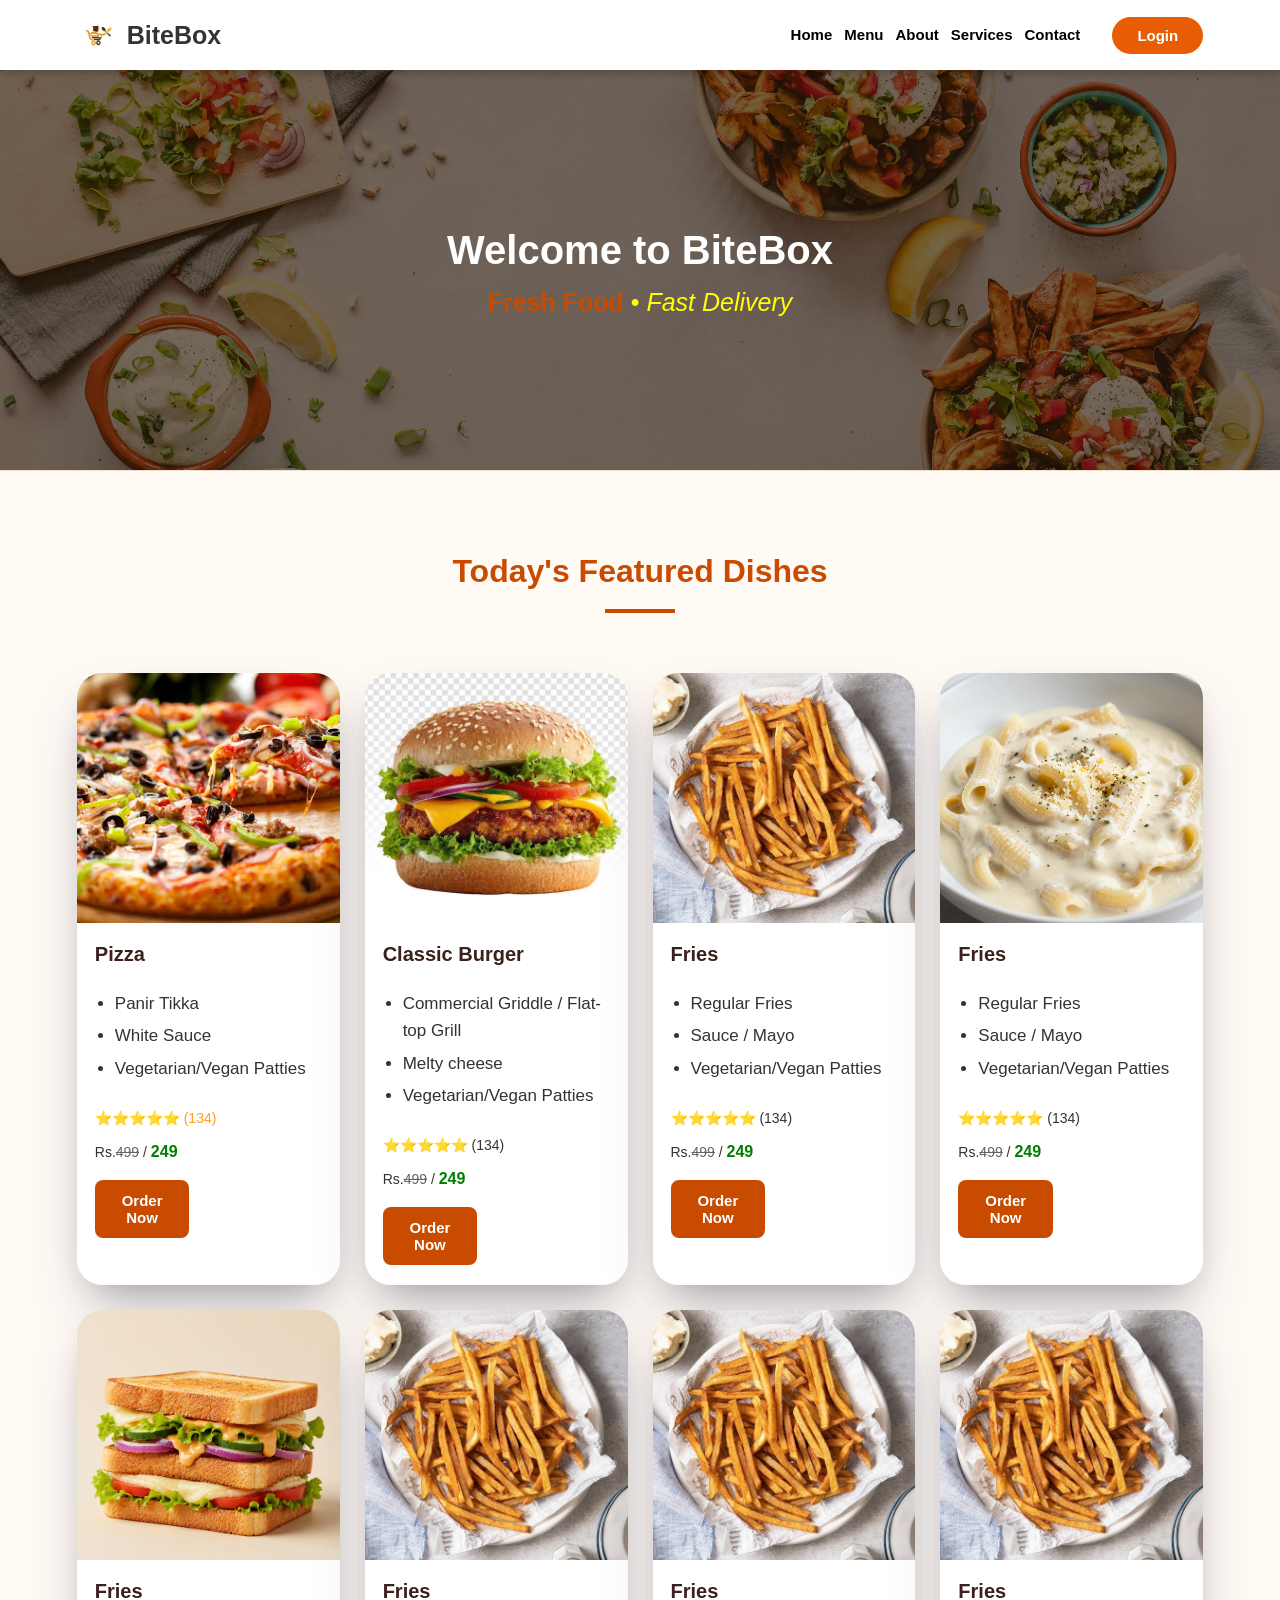
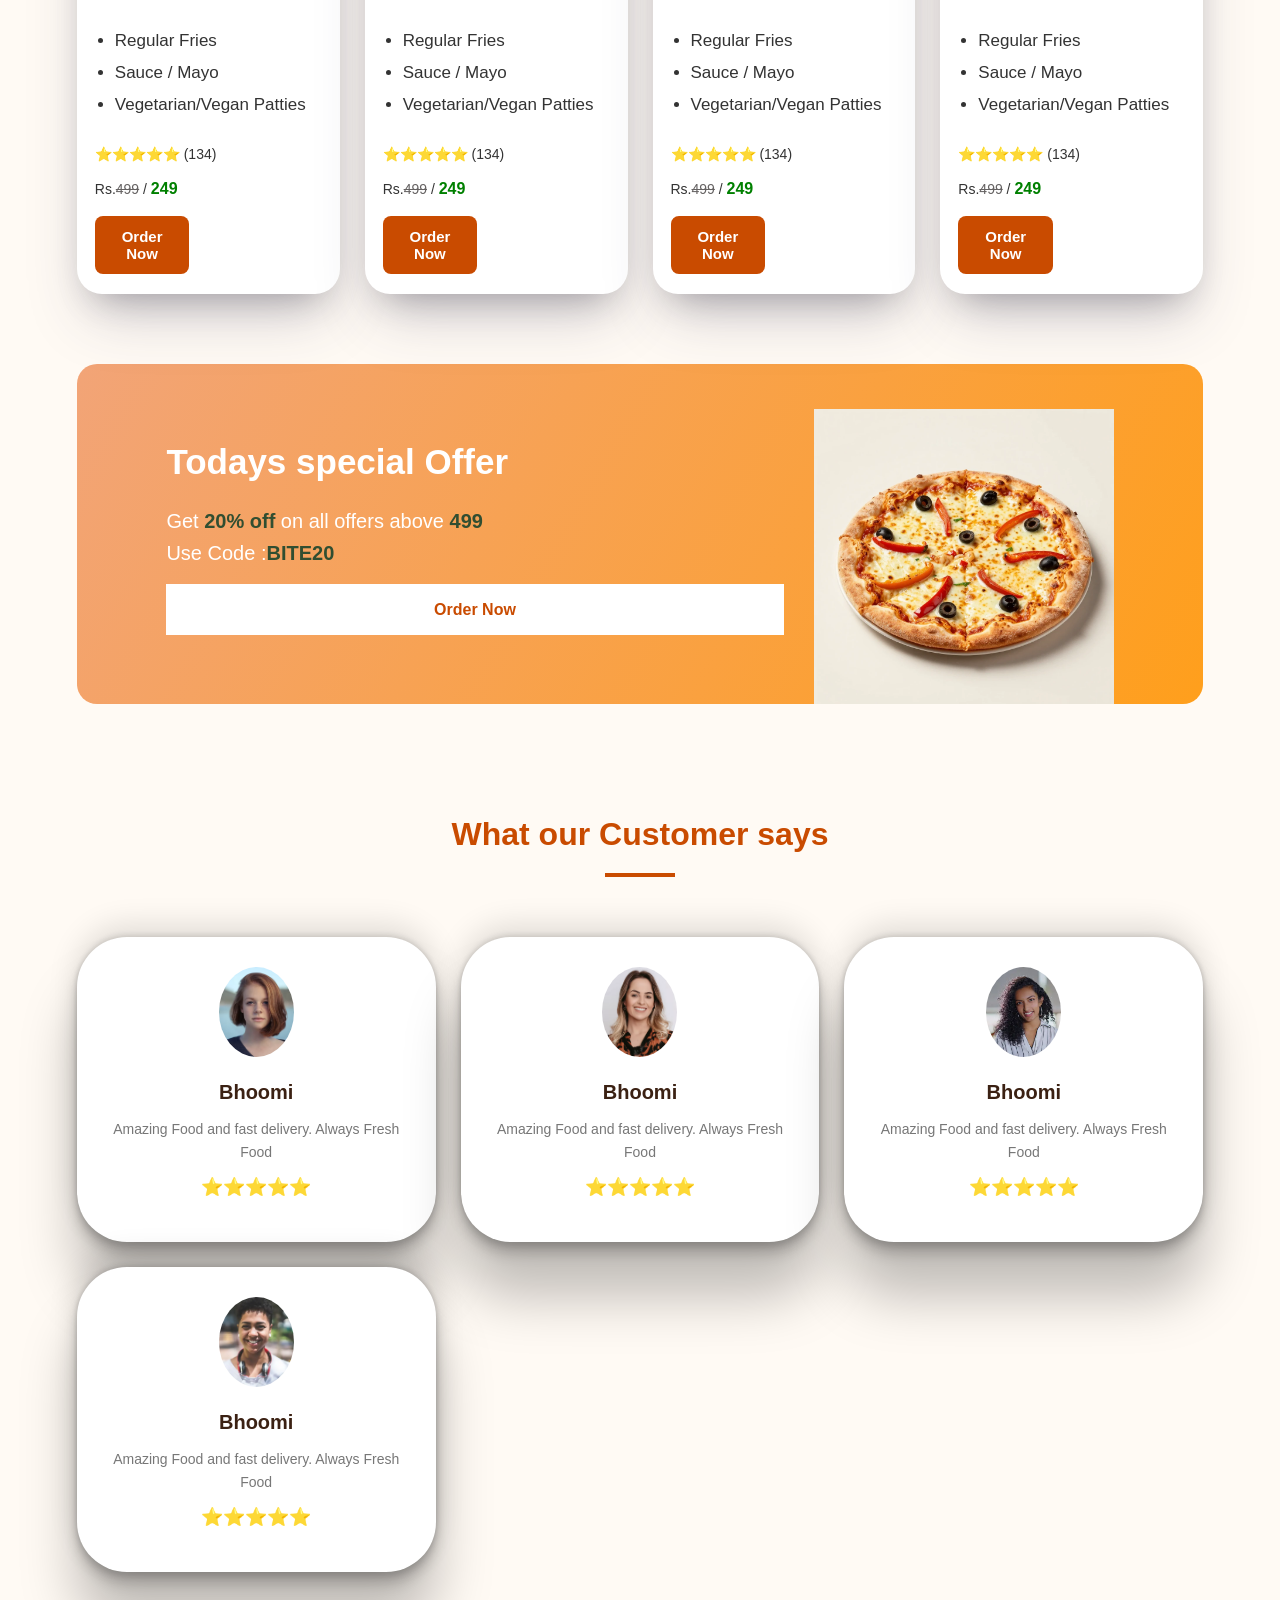
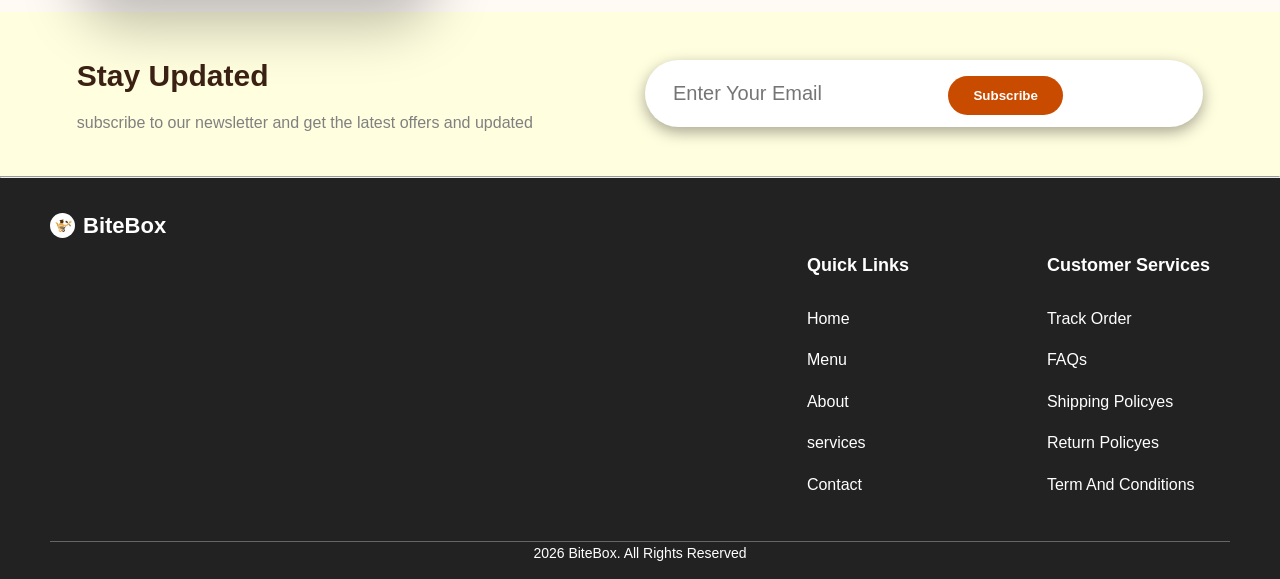
<file: index.html>
<!DOCTYPE html>
<html lang="en">

<head>
    <meta charset="UTF-8">
    <meta name="viewport" content="width=device-width, initial-scale=1.0">
    <title>BiteBox</title>
    <link rel="stylesheet" href="./styles/style.css" />

    <style>
        /* div{
            background-color: yellow;
        } */
    </style>
</head>

<body>
    <!-- Restaurant Name -->
    <nav class="navbar-container">
        <div class="navbar">
            <h1 class="logo"><img src="./assets/images/logo.jpg" height="40" width="40"><span id="Bitebox">BiteBox</span></h1>
           <div class="nav-links">
            <a class="nav-link" href="index.html">Home</a>
        
            <a class="nav-link" href="Menu.html">Menu</a>
        
            <a class="nav-link" href="About.html">About</a>
        
            <a class="nav-link" href="Services.html"> Services</a>
        
            <a class="nav-link"href="Contact.html" class="login-btn">Contact</a>


            <a href="./Login.html" class="login-link"><button class="login-btn">Login</button></a>
           </div>


        </div>
    </nav>


    <main>
        <section class="Welcome-section">
            <!-- Welcome Section -->

            <h2 id="heading">Welcome to BiteBox</h2>
            <p class="para">
                <strong>Fresh Food</strong>
                •
                <em>Fast Delivery</em>
            </p>
        </section>

        <!-- <div>
            <img src="./assets/images/banner.jpg" alt="banner" height="700" width="1200">
        </div> -->


        <!--Todays Featured Dishes -->

        <hr>

        <section class="featurede-section">
            <h2 class="section-title">Today's Featured Dishes</h2>
            <div class="card">
                <img src="./assets/images/pizzaindex.jpg" alt="Pizza" height="300" width="300">
                <h2>Pizza</h2>
                <p>
                <ul>
                    <li> Panir Tikka</li>
                    <li>White Sauce</li>
                    <li>Vegetarian/Vegan Patties</li>
                </ul>
                </p>
                <p><span>⭐⭐⭐⭐⭐ (134)</span></p>
                <p id="price">Rs.<del>499</del> / <strong>249</strong></p>
                <button class="card-btn">Order Now</button>
            </div>
            <div class="card">
                <img src="./assets/images/burgerindex.jpg" alt="Pizza" height="300" width="300">
                <h2>Classic Burger</h2>
                <p>
                <ul>
                    <li>Commercial Griddle / Flat-top Grill</li>
                    <li>Melty cheese</li>
                    <li>Vegetarian/Vegan Patties</li>

                </ul>
                </p>
                <p><span>⭐⭐⭐⭐⭐</span> (134)</p>
                <p>Rs.<del>499</del> / <strong>249</strong></p>
                <button class="card-btn">Order Now</button>
            </div>
            <div class="card">
                <img src="./assets/images/friesindex.jpg" alt="Pizza" height="300" width="300">
                <h2>Fries</h2>
                <p>
                <ul>
                    <li>Regular Fries</li>
                    <li>Sauce / Mayo</li>
                    <li>Vegetarian/Vegan Patties</li>

                </ul>
                </p>
                <p><span>⭐⭐⭐⭐⭐</span> (134)</p>
                <p>Rs.<del>499</del> / <strong>249</strong></p>
                <button class="card-btn">Order Now</button>
            </div>


            <div class="card">
                <img src="./assets/images/pasta.png" alt="Pizza" height="300" width="300">
                <h2>Fries</h2>
                <p>
                <ul>
                    <li>Regular Fries</li>
                    <li>Sauce / Mayo</li>
                    <li>Vegetarian/Vegan Patties</li>

                </ul>
                </p>
                <p><span>⭐⭐⭐⭐⭐</span> (134)</p>
                <p>Rs.<del>499</del> / <strong>249</strong></p>
                <button class="card-btn">Order Now</button>
            </div>


            <div class="card">
                <img src="./assets/images/sandwich.png" alt="Pizza" height="300" width="300">
                <h2>Fries</h2>
                <p>
                <ul>
                    <li>Regular Fries</li>
                    <li>Sauce / Mayo</li>
                    <li>Vegetarian/Vegan Patties</li>

                </ul>
                </p>
                <p><span>⭐⭐⭐⭐⭐</span> (134)</p>
                <p>Rs.<del>499</del> / <strong>249</strong></p>
                <button class="card-btn">Order Now</button>
            </div>


            <div class="card">
                <img src="./assets/images/friesindex.jpg" alt="Pizza" height="300" width="300">
                <h2>Fries</h2>
                <p>
                <ul>
                    <li>Regular Fries</li>
                    <li>Sauce / Mayo</li>
                    <li>Vegetarian/Vegan Patties</li>

                </ul>
                </p>
                <p><span>⭐⭐⭐⭐⭐</span> (134)</p>
                <p>Rs.<del>499</del> / <strong>249</strong></p>
                <button class="card-btn">Order Now</button>
            </div>


            <div class="card">
                <img src="./assets/images/friesindex.jpg" alt="Pizza" height="300" width="300">
                <h2>Fries</h2>
                <p>
                <ul>
                    <li>Regular Fries</li>
                    <li>Sauce / Mayo</li>
                    <li>Vegetarian/Vegan Patties</li>

                </ul>
                </p>
                <p><span>⭐⭐⭐⭐⭐</span> (134)</p>
                <p>Rs.<del>499</del> / <strong>249</strong></p>
                <button class="card-btn">Order Now</button>
            </div>


            <div class="card">
                <img src="./assets/images/friesindex.jpg" alt="Pizza" height="300" width="300">
                <h2>Fries</h2>
                <p>
                <ul>
                    <li>Regular Fries</li>
                    <li>Sauce / Mayo</li>
                    <li>Vegetarian/Vegan Patties</li>

                </ul>
                </p>
                <p><span>⭐⭐⭐⭐⭐</span> (134)</p>
                <p>Rs.<del>499</del> / <strong>249</strong></p>
                <button class="card-btn">Order Now</button>
            </div>



        </section>

        <!--  -->

        <!--Todays Special Offers -->
        <section class="offer-section">
            <!-- offer content -->
            <div class="offer-content">
                <h2>Todays special Offer</h2>
                <p>Get <Strong>20% off</Strong> on all offers above <strong>499</strong></p>
                <p>Use Code :<strong>BITE20</strong></p>
                <a href="./Menu.html">Order Now</a>
            </div>
            <!-- offer image -->
            <div class="offer-image">
                <img src="./assets/images/pizza.png" alt="pizza ofer " height="300" width="300">

            </div>
        </section>

        <!-- reviews  -->

        <section class="review-section">
            <h2 class="section-title">What our Customer says</h2>
            <!-- first review -->

            <div class="review-card">
                <img src="./assets/images/profileimg.avif" alt="customer image">
                <h3>bhoomi </h3>
                <p>Amazing Food and fast delivery. Always Fresh Food</p>
                <p><span>⭐⭐⭐⭐⭐</span></p>
            </div>

            <!-- second review -->
            <div class="review-card">
                <img src="./assets/images/profileimg2.avif" alt="customer image">
                <h3>bhoomi </h3>
                <p>Amazing Food and fast delivery. Always Fresh Food</p>
                <p><span>⭐⭐⭐⭐⭐</span></p>
            </div>

            <!-- third review -->
            <div class="review-card">
                <img src="./assets/images/profileimg3.avif" alt="customer image">
                <h3>bhoomi </h3>
                <p>Amazing Food and fast delivery. Always Fresh Food</p>
                <p><span>⭐⭐⭐⭐⭐</span></p>
            </div>

            <!-- fourth review -->
            <div class="review-card">
                <img src="./assets/images/profileimg4.avif" alt="customer image">
                <h3>bhoomi </h3>
                <p>Amazing Food and fast delivery. Always Fresh Food</p>
                <p><span>⭐⭐⭐⭐⭐</span></p>
            </div>

        </section>

        <!-- news letter section -->
        <section class="newsletter-section">
            <div class="newsletter-content">
                <h2>Stay Updated </h2>
                <p> subscribe to our newsletter and get the latest offers and updated</p>
            </div>

            <div class="newsletter-form">
                <form>
                    <input type="email" placeholder="Enter Your Email">
                    <button type="submit">Subscribe</button>

                </form>
            </div>
        </section>


    </main>
    <hr>
    <!-- footer section -->
    <footer class="footer-section">
        <div class="footer-image">
            <div class="footer-title">
                <h3><img src="./assets/images/logo.jpg" alt="Food logo" height="20" width="20"><span>BiteBox</span></h3>
            </div>
        </div>
        <div class="footer">
              <div class="footer-tabs">
            <h3>Quick Links</h3>
            <ul>

                <li> <a href="./index.html"></a>Home</li>
                <li><a href="./Menu.html"></a>Menu</li>
                <li><a href="./About.html"></a>About</li>
                <li><a href="./Services.html"></a>services</li>
                <li><a href="./Contact.html"></a>Contact</li>
            </ul>
        </div>
        <!-- link two -->
        <div class="customer-services-section">
            <h3>
                Customer Services
            </h3>
            <ul>
                <li>Track Order</li>
                <li>FAQs </li>
                <li>Shipping Policyes </li>
                <li>Return Policyes </li>
                <li>Term And Conditions </li>

            </ul>
        </div>
        </div>
        <hr>
        
        <p>2026 BiteBox.  All Rights Reserved</p>
    </footer>



</body>

</html>
</file>
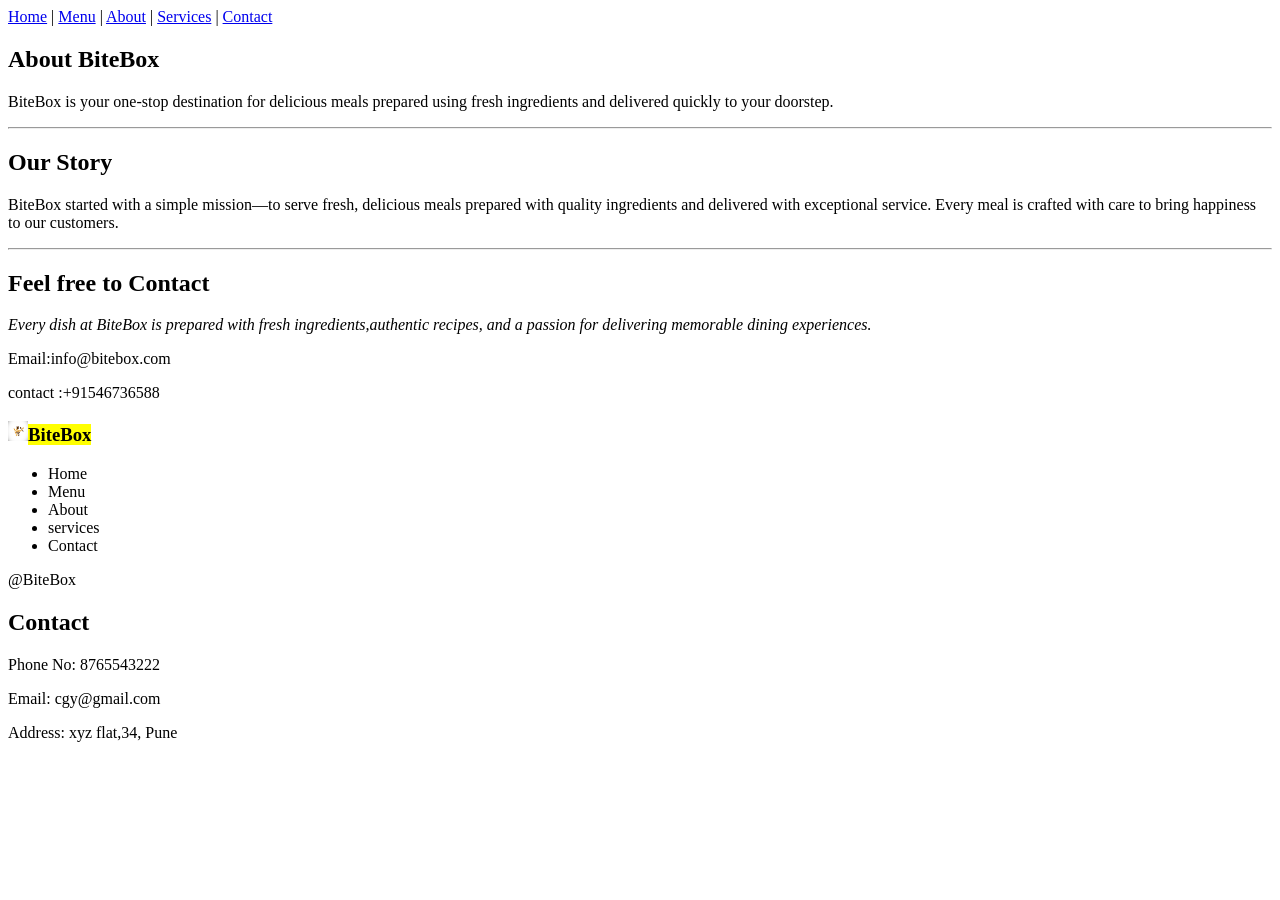
<file: About.html>
<!DOCTYPE html>
<html lang="en">
<head>
    <meta charset="UTF-8">
    <meta name="viewport" content="width=device-width, initial-scale=1.0">
    <title>BiteBox-About</title>
</head>
<body>


    
    <nav>
        <div>
       <a href="index.html">Home</a>
        |
       <a href="menu.html">Menu</a>
       |
       <a href="about.html">About</a>
       |
       <a href="Services.html"> Services</a>
       |
       <a href="contact.html">Contact</a>
       
       </div>
    </nav>
    
    <main>
     
     <!-- About section -->
  <section>
    
    <h2>About BiteBox</h2>
    <p>
        BiteBox is your one-stop destination for delicious meals prepared using fresh 
        ingredients and delivered quickly to your doorstep.
    </p>
   </section>

    <!--Restaurant Story -->
     <section>
    <hr>
    <h2> Our Story </h2>

    <p>
        BiteBox started with a simple mission—to serve fresh, delicious meals
        prepared with quality ingredients and delivered with exceptional
        service. Every meal is crafted with care to bring happiness to our
        customers.
    </p>
    </section>


    <!-- Chef's Message-->

    <section>
    <hr>
    <h2>Feel free to Contact </h2>
    <p>
        <em>
            Every dish at BiteBox is prepared with fresh ingredients,authentic recipes,
            and a passion for delivering memorable dining experiences.
        </em>
        <div>
            <p>Email:info@bitebox.com</p>
            <p>contact :+91546736588</p>
        </div>
    </p>
    </section>

</main>
  <footer>
        <div>
            <div>
                <h3><img src="./assets/images/logo.jpg" alt="Food logo" height="20" width="20"><mark>BiteBox</mark></h3>
            </div>
        </div>
        <div>
            <ul>
                <li>Home</li>
                <li>Menu</li>
                <li>About</li>
                <li>services</li>
                <li>Contact</li>
            </ul>
        </div>
        <div>
            <div>
                @BiteBox
            </div>
            <div>
                <h2>Contact</h2>
                <p>Phone No: 8765543222</p>
                <p>Email: cgy@gmail.com </p>
                <p>Address: xyz flat,34, Pune</p>
            </div>
        </div>
    </footer>



</body>
</html>
</file>
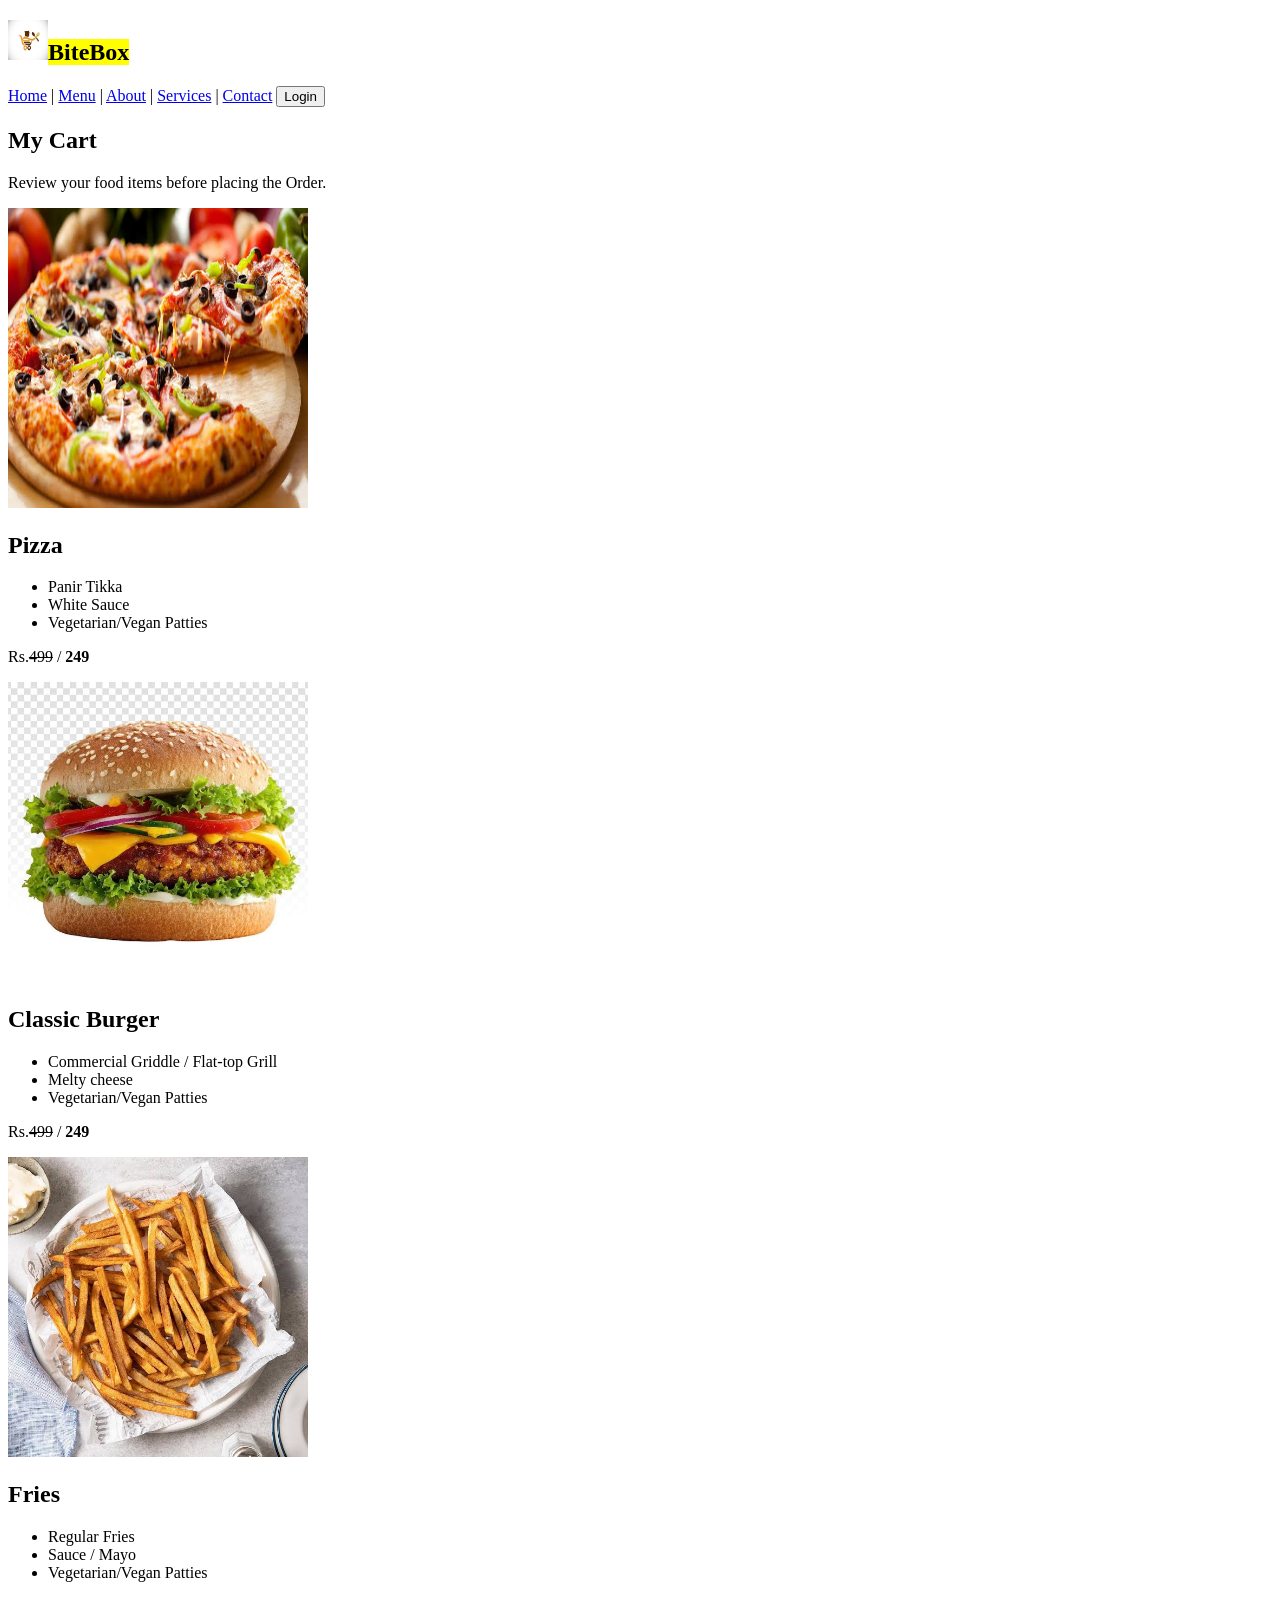
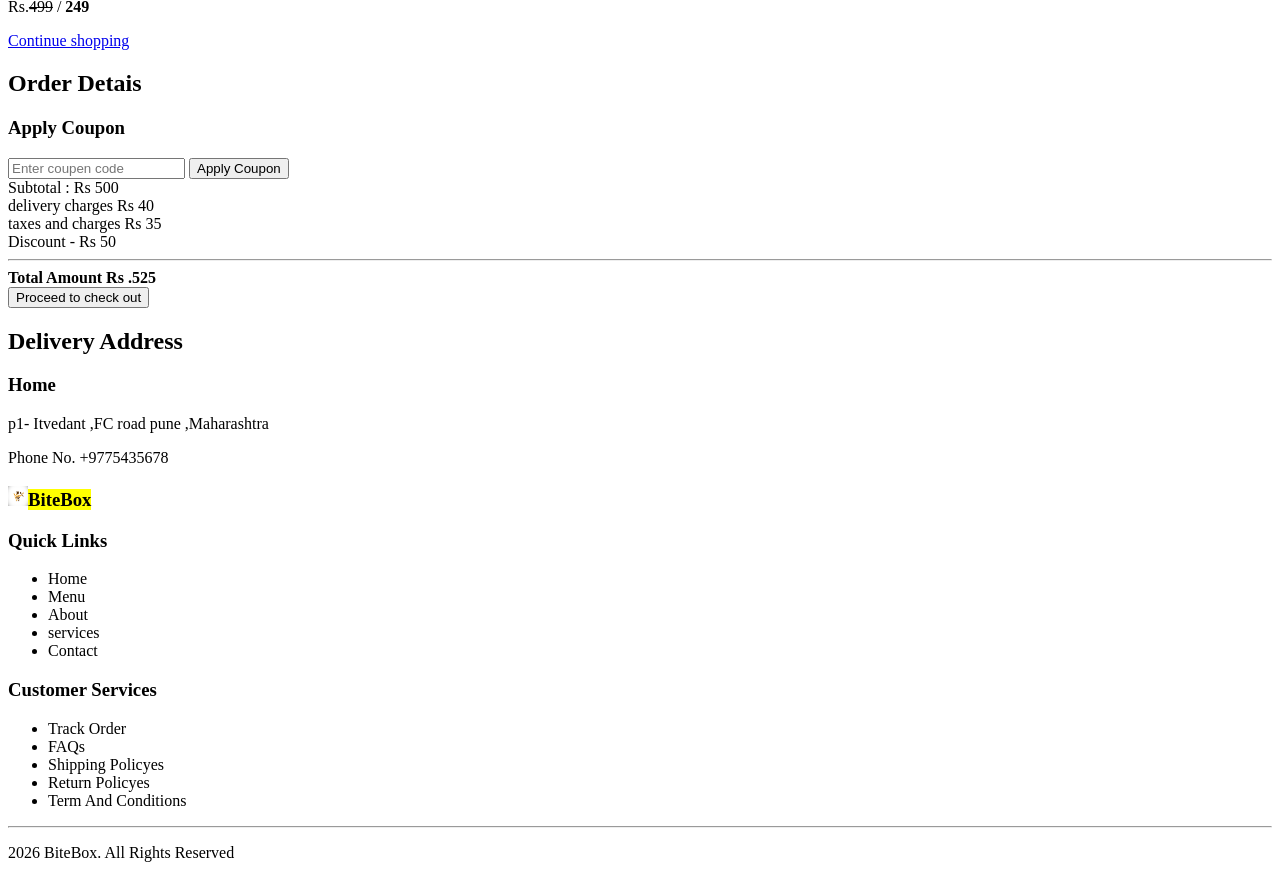
<file: cart.html>
<!DOCTYPE html>
<html lang="en">

<head>
    <meta charset="UTF-8">
    <meta name="viewport" content="width=device-width, initial-scale=1.0">
    <title>Document</title>
</head>

<body>
    <header>
        <nav>
        <div>
            <h1><img src="./assets/images/logo.jpg" height="40" width="40"><mark>BiteBox</mark></h1>
            <a href="index.html">Home</a>
            |
            <a href="Menu.html">Menu</a>
            |
            <a href="About.html">About</a>
            |
            <a href="Services.html"> Services</a>
            |
            <a href="Contact.html">Contact</a>


            <a href="./Login.html"><button>Login</button></a>


        </div>
    </nav>


    </header>

    <!-- main section -->
    <main>

        <section>
            <h2>My Cart</h2>
            <p>Review your food items before placing the Order.</p>

            <!-- cart itmes -->

            <div>
                <!-- food item one -->
                <article>
                    <img src="./assets/images/pizzaindex.jpg" alt="Pizza" height="300" width="300">
                    <h2>Pizza</h2>
                    <p>
                    <ul>
                        <li> Panir Tikka</li>
                        <li>White Sauce</li>
                        <li>Vegetarian/Vegan Patties</li>
                    </ul>
                    </p>
                    <p>Rs.<del>499</del> / <strong>249</strong></p>

                </article>

                <!-- second food  -->
                <article>
                  <img src="./assets/images/burgerindex.jpg" alt="Pizza" height="300" width="300">
                <h2>Classic Burger</h2>
                <p>
                <ul>
                    <li>Commercial Griddle / Flat-top Grill</li>
                    <li>Melty cheese</li>
                    <li>Vegetarian/Vegan Patties</li>

                </ul>
            </p>
                <p>Rs.<del>499</del> / <strong>249</strong></p>
                

                </article>

                <!-- third -->
                 <article>
                    <img src="./assets/images/friesindex.jpg" alt="Pizza" height="300" width="300">
                <h2>Fries</h2>
                <p>
                <ul>
                    <li>Regular Fries</li>
                    <li>Sauce / Mayo</li>
                    <li>Vegetarian/Vegan Patties</li>

                </ul>
                </p>
                
                <p>Rs.<del>499</del> / <strong>249</strong></p>
                
                 </article>
            </div>

            <a href="./Menu.html"> Continue shopping</a>
        </section>

<!-- order Summery -->
        <section>

            <h2>Order Detais</h2>
            <!-- cupon section -->
             <div>
                <h3>Apply Coupon</h3>
                <input type="text " placeholder="Enter coupen code">
                <button>Apply Coupon</button>
             </div>

             <div>
                <div>
                    <span>  Subtotal :</span>
                    <span>Rs 500</span>
                </div>

                <div>
                    <span>delivery charges</span>
                    <span>Rs 40</span>
                </div>
                <div>
                    <span>taxes and charges</span>
                    <span> Rs 35</span>
                </div>

                <div>
                    <span>Discount</span>
                    <span>- Rs 50</span>
                </div>

                <hr>
                 
                <div>
                    <strong>Total Amount </strong>
                <strong>Rs .525 </strong>
             </div>

             <button>Proceed to check out</button>
        </section>

    <!-- delivery section -->
        <section>
            <h2>Delivery Address</h2>

            <div>
                <h3>Home</h3>
                <p>p1- Itvedant ,FC road pune ,Maharashtra   </p>
                <p>Phone No. +9775435678</p>
            </div>
        </section>
    </main>


      <footer>
        <div>
            <div>
                <h3><img src="./assets/images/logo.jpg" alt="Food logo" height="20" width="20"><mark>BiteBox</mark></h3>
            </div>
        </div>
        <div>
            <h3>Quick Links</h3>
            <ul>

                <li> <a href="./index.html"></a>Home</li>
                <li><a href="./Menu.html"></a>Menu</li>
                <li><a href="./About.html"></a>About</li>
                <li><a href="./Services.html"></a>services</li>
                <li><a href="./Contact.html"></a>Contact</li>
            </ul>
        </div>
        <!-- link two -->
        <div>
            <h3>
                Customer Services
            </h3>
            <ul>
                <li>Track Order</li>
                <li>FAQs </li>
                <li>Shipping Policyes </li>
                <li>Return Policyes </li>
                <li>Term And Conditions </li>

            </ul>
        </div>
        <hr>
        
        <p>2026 BiteBox.  All Rights Reserved</p>
    </footer>

</body>

</html>
</file>
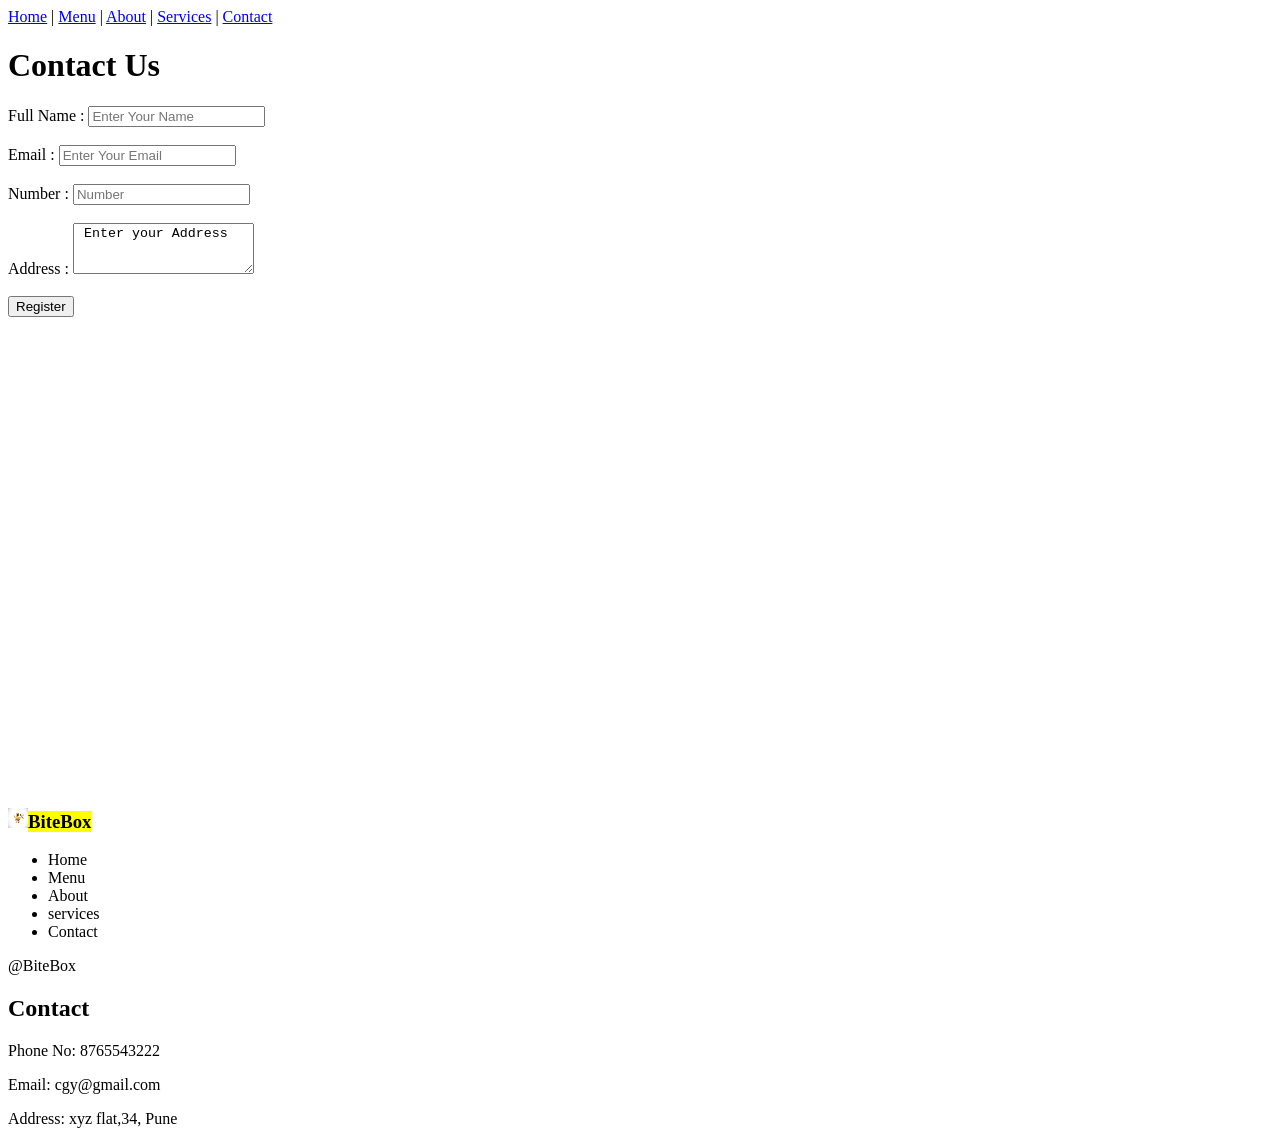
<file: Contact.html>
<!DOCTYPE html>
<html lang="en">

<head>
    <meta charset="UTF-8">
    <meta name="viewport" content="width=device-width, initial-scale=1.0">
    <title>BiteBox-Contact</title>
</head>

<body>
    <nav>
        <div>
            <a href="index.html">Home</a>
            |
            <a href="Menu.html">Menu</a>
            |
            <a href="About.html">About</a>
            |
            <a href="Services.html"> Services</a>
            |
            <a href="Contact.html">Contact</a>

        </div>
    </nav>
    <main>
        <div>

            <div>
                <form>
                    <h1> Contact Us </h1>
                    <label for=""> Full Name : </label>
                    <input type="text" placeholder="Enter Your Name" required />
                    <br><br>

                    <label for="Email"> Email :</label>
                    <input type="email" placeholder="Enter Your Email" required>
                    <br><br>

                    <label for="number">Number :</label>
                    <input type="number" placeholder="Number" required>
                    <br><br>

                    <label>Address : </label>
                    <textarea cols="20" rows="3"> Enter your Address</textarea>
                    <br><br>

                    <button type="submit"> Register</button>
                    <br><br>

                </form>

            </div>

            <div>
                <iframe
                    src="https://www.google.com/maps/embed?pb=!1m18!1m12!1m3!1d3783.2055100337866!2d73.83845847372041!3d18.51961296920643!2m3!1f0!2f0!3f0!3m2!1i1024!2i768!4f13.1!3m3!1m2!1s0x3bc2bf3ec1207915%3A0xb73335cd0d52335c!2sItvedant%20-%20Pune!5e0!3m2!1sen!2sin!4v1793683704959!5m2!1sen!2sin"
                    width="600" height="450" style="border:0;" allowfullscreen="" loading="lazy"
                    referrerpolicy="strict-origin-when-cross-origin"></iframe>
            </div>

        </div>
    </main>

    <footer>
        <div>
            <div>
                <h3><img src="./assets/images/logo.jpg" alt="Food logo" height="20" width="20"><mark>BiteBox</mark></h3>
            </div>
        </div>
        <div>
            <ul>
                <li>Home</li>
                <li>Menu</li>
                <li>About</li>
                <li>services</li>
                <li>Contact</li>
            </ul>
        </div>
        <div>
            <div>
                @BiteBox
            </div>
            <div>
                <h2>Contact</h2>
                <p>Phone No: 8765543222</p>
                <p>Email: cgy@gmail.com </p>
                <p>Address: xyz flat,34, Pune</p>
            </div>
        </div>
    </footer>


</body>

</html>
</file>
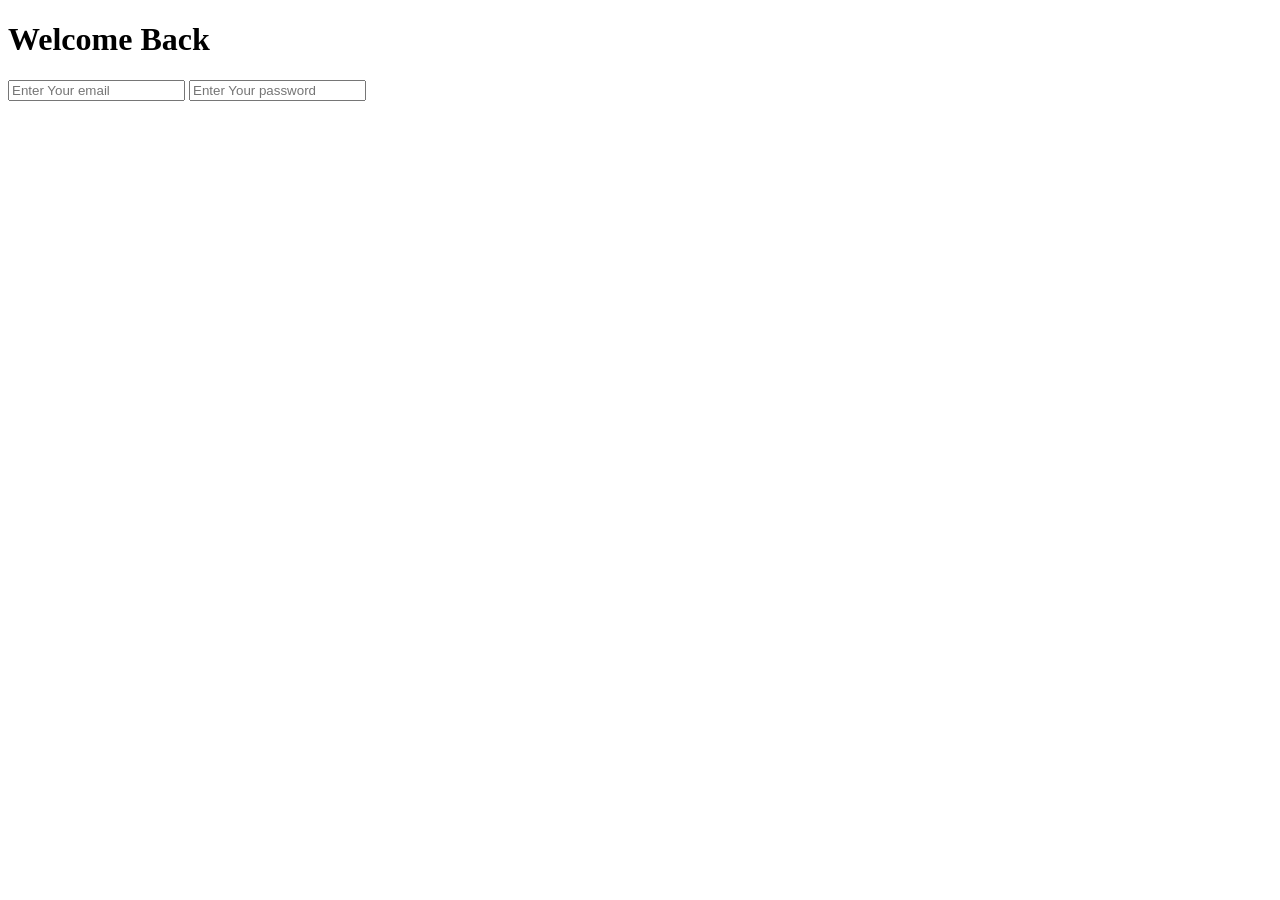
<file: Login.html>
<!DOCTYPE html>
<html lang="en">
<head>
    <meta charset="UTF-8">
    <meta name="viewport" content="width=device-width, initial-scale=1.0">
    <title>BiteBox-Login</title>
</head>
<body>
    <main>
        <div>
            <h1>Welcome Back</h1>
        </div>

        <div>
        <form>
       <input type="email" placeholder="Enter Your email">
        <input type="password" placeholder="Enter Your password">

        </form>
        </div>
    </main>
</body>
</html>
</file>
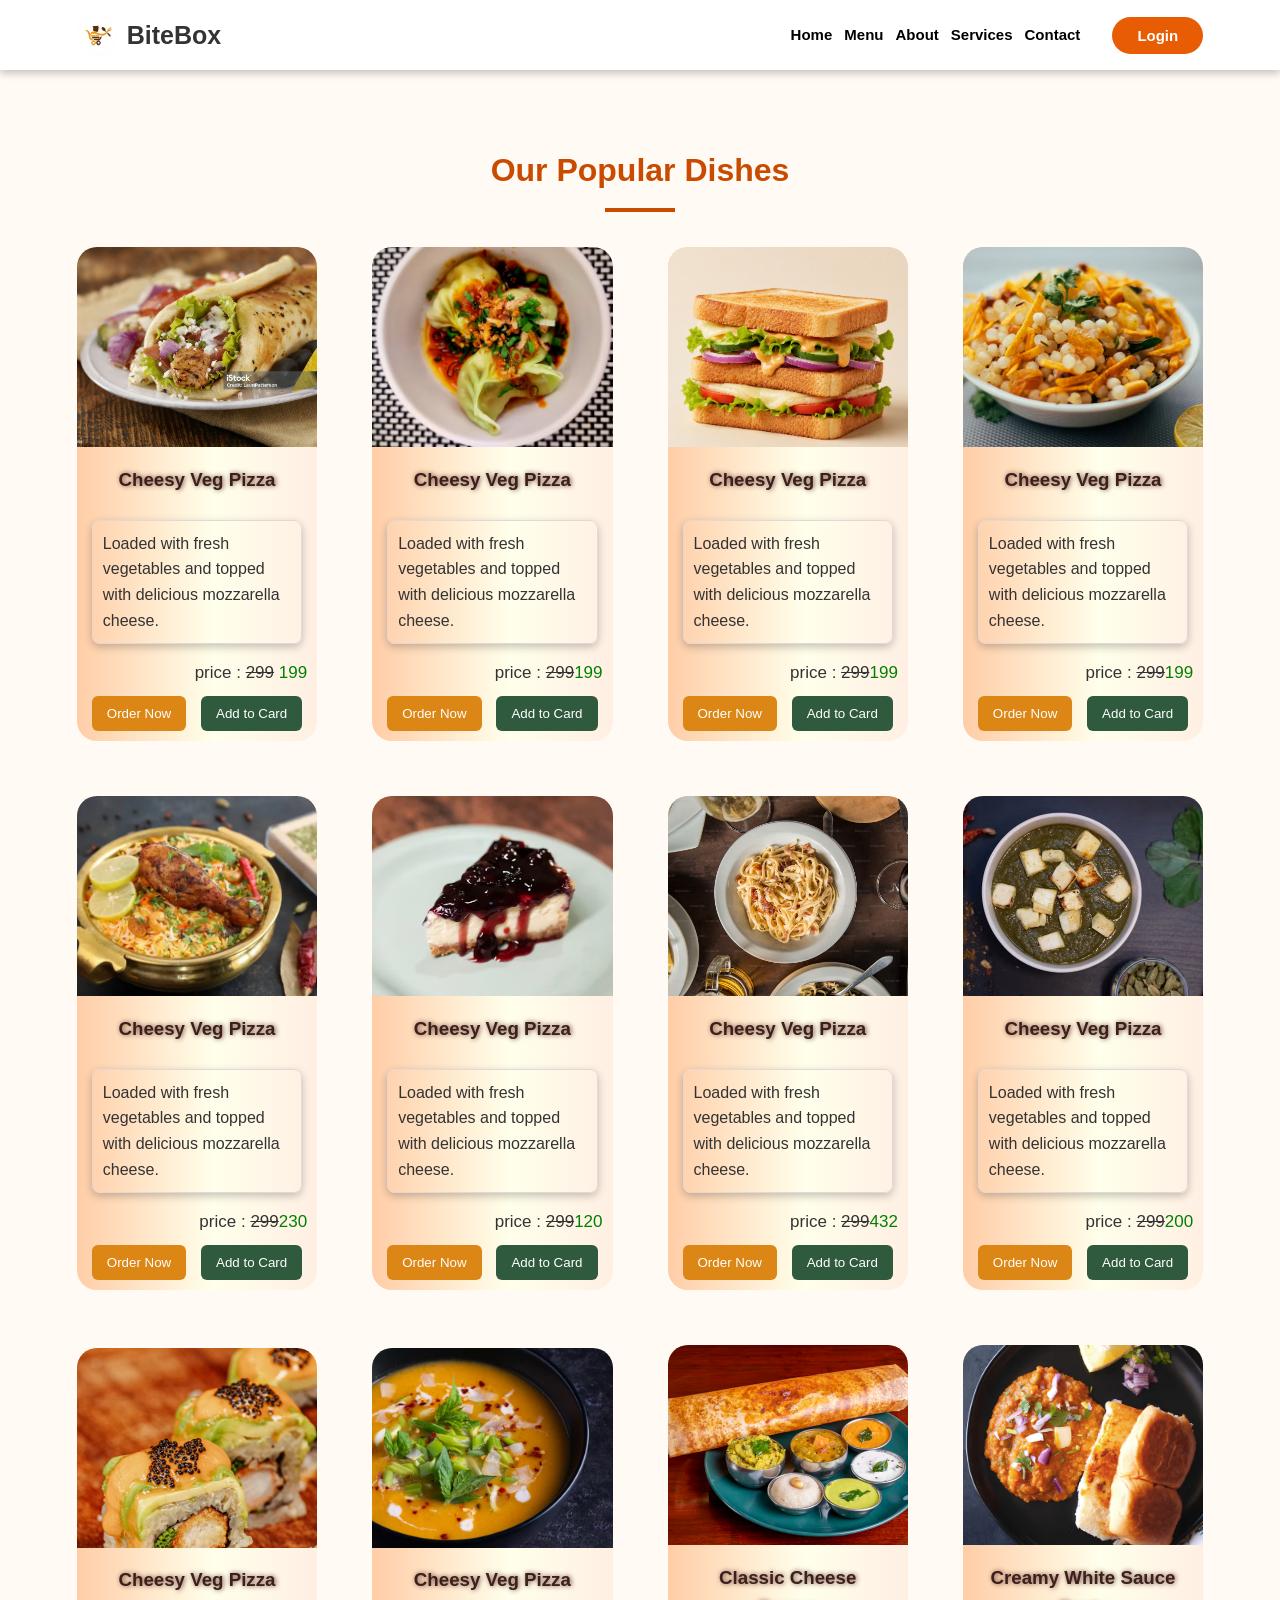
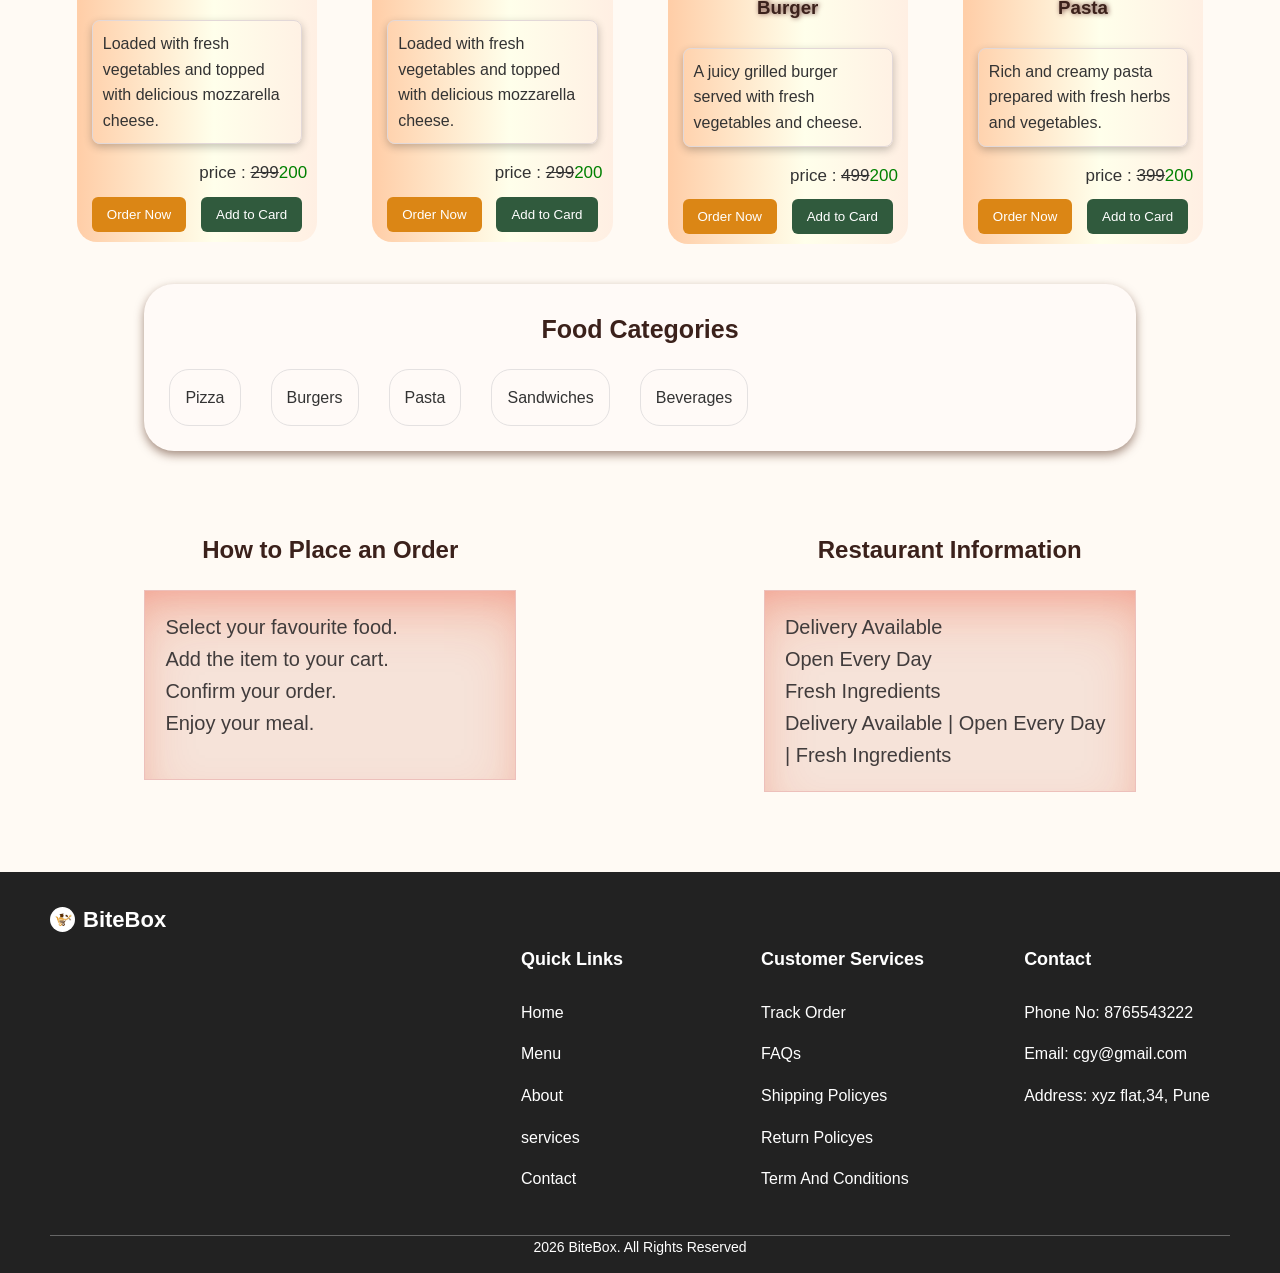
<file: Menu.html>
<!DOCTYPE html>
<html lang="en">

<head>
  <meta charset="UTF-8">
  <meta name="viewport" content="width=device-width, initial-scale=1.0">
  <title>BiteBox-Menu</title>
  <link rel="stylesheet" href="./styles/style.css" />
</head>

<body>
  <nav class="navbar-container">
    <div class="navbar">
      <h1 class="logo"><img src="./assets/images/logo.jpg" height="40" width="40"><span id="Bitebox">BiteBox</span></h1>
      <div class="nav-links">
        <a class="nav-link" href="index.html">Home</a>

        <a class="nav-link" href="Menu.html">Menu</a>

        <a class="nav-link" href="About.html">About</a>

        <a class="nav-link" href="Services.html"> Services</a>

        <a class="nav-link" href="Contact.html" class="login-btn">Contact</a>


        <a href="./Login.html" class="login-link"><button class="login-btn">Login</button></a>
      </div>


    </div>
  </nav>


  <main class="main-container">
    <!--Popular dishes-->
    <h2 class="section-title">Our Popular Dishes</h2>
    <div class="menu-cards">

      <div class="menu-card">
        <img src="assets/images/Shawarma.jpg" alt="Pizza">
        <h3>Cheesy Veg Pizza</h3>
        <p>
          Loaded with fresh vegetables and topped with delicious mozzarella cheese.
        </p>
        <p>price : <del>299</del> <span class="price">199</span></p>
        <div class="btn">
          <a href="./orderprocessing.html"><button class="order-btn">Order Now</button></a>
          <button class="add-btn">Add to Card</button>
        </div>
      </div>

      <div class="menu-card">
        <img src="assets/images/SoupyMomo.avif" alt="Pizza">
        <h3>Cheesy Veg Pizza</h3>
        <p>
          Loaded with fresh vegetables and topped with delicious mozzarella cheese.
        </p>
        <p>price : <del>299</del><span class="price">199</span></p>
        <div class="btn">
          <a href="./orderprocessing.html"><button class="order-btn">Order Now</button></a>
          <button class="add-btn">Add to Card</button>
        </div>
      </div>

      <div class="menu-card">
        <img src="assets/images/sandwich.png" alt="Pizza">
        <h3>Cheesy Veg Pizza</h3>
        <p>
          Loaded with fresh vegetables and topped with delicious mozzarella cheese.
        </p>
        <p>price : <del>299</del><span class="price">199</span></p>
        <div class="btn">
          <a href="./orderprocessing.html"><button class="order-btn" s>Order Now</button></a>
          <button class="add-btn">Add to Card</button>
        </div>
      </div>

      <div class="menu-card">
        <img src="assets/images/Kichdi.avif" alt="Pizza">
        <h3>Cheesy Veg Pizza</h3>
        <p>
          Loaded with fresh vegetables and topped with delicious mozzarella cheese.
        </p>
        <p>price : <del>299</del><span class="price">199</span></p>
        <div class="btn">
          <a href="./orderprocessing.html"><button class="order-btn" s>Order Now</button></a>
          <button class="add-btn" s>Add to Card</button>
        </div>
      </div>

      <div class="menu-card">
        <img src="assets/images/biryani.webp" alt="Pizza">
        <h3>Cheesy Veg Pizza</h3>
        <p>
          Loaded with fresh vegetables and topped with delicious mozzarella cheese.
        </p>
        <p>price : <del>299</del><span class="price">230</p>
        <div class="btn">
          <a href="./orderprocessing.html"><button class="order-btn">Order Now</button></a>
          <button class="add-btn">Add to Card</button>
        </div>
      </div>

      <div class="menu-card">
        <img src="assets/images/cheeseCake.avif" alt="Pizza">
        <h3>Cheesy Veg Pizza</h3>
        <p>
          Loaded with fresh vegetables and topped with delicious mozzarella cheese.
        </p>
        <p>price : <del>299</del><span class="price">120</p>
        <div class="btn">
          <a href="./orderprocessing.html"><button class="order-btn">Order Now</button></a>
          <button class="add-btn">Add to Card</button>
        </div>
      </div>

      <div class="menu-card">
        <img src="assets/images/aliopasta.avif" alt="Pizza">
        <h3>Cheesy Veg Pizza</h3>
        <p>
          Loaded with fresh vegetables and topped with delicious mozzarella cheese.
        </p>
        <p>price : <del>299</del><span class="price">432</p>
        <div class="btn">
          <a href="./orderprocessing.html"><button class="order-btn">Order Now</button></a>
          <button class="add-btn" s>Add to Card</button>
        </div>
      </div>

      <div class="menu-card">
        <img src="assets/images/panner.avif" alt="Pizza">
        <h3>Cheesy Veg Pizza</h3>
        <p>
          Loaded with fresh vegetables and topped with delicious mozzarella cheese.
        </p>
        <p>price : <del>299</del><span class="price">200</p>
        <div class="btn">
          <a href="./orderprocessing.html"><button class="order-btn">Order Now</button></a>
          <button class="add-btn">Add to Card</button>
        </div>
      </div>

      <div class="menu-card">
        <img src="assets/images/sushi.avif" alt="Pizza">
        <h3>Cheesy Veg Pizza</h3>
        <p>
          Loaded with fresh vegetables and topped with delicious mozzarella cheese.
        </p>
        <p>price : <del>299</del><span class="price">200</p>
        <div class="btn">
          <a href="./orderprocessing.html"><button class="order-btn">Order Now</button></a>
          <button class="add-btn" s>Add to Card</button>
        </div>
      </div>

      <!--Piza-->
      <div class="menu-card">
        <img src="assets/images/soup.avif" alt="Pizza">
        <h3>Cheesy Veg Pizza</h3>
        <p>
          Loaded with fresh vegetables and topped with delicious mozzarella cheese.
        </p>
        <p>price : <del>299</del><span class="price">200</p>
        <div class="btn">
          <a href="./orderprocessing.html"><button class="order-btn">Order Now</button></a>
          <button class="add-btn">Add to Card</button>
        </div>
      </div>


      <!--Burger-->
      <div class="menu-card">
        <img src="assets/images/dosa.avif" alt="Pizza" width="250" height="180">
        <h3>Classic Cheese Burger</h3>
        <p>
          A juicy grilled burger served with fresh vegetables and cheese.
        </p>
        <p>price : <del>499</del><span class="price">200</p>
        <div class="btn">
          <a href="./orderprocessing.html"><button class="order-btn">Order Now</button></a>
          <button class="add-btn" s>Add to Card</button>
        </div>
      </div>

      <!--Pasta-->
      <div class="menu-card">
        <img src="assets/images/pavbhaji.avif" alt="Pizza" width="250" height="180">
        <h3>Creamy White Sauce Pasta</h3>
        <p>
          Rich and creamy pasta prepared with fresh herbs and
          vegetables.
        </p>
        <p>price : <del>399</del><span class="price">200</p>
        <div class="btn">
          <a href="./orderprocessing.html"><button class="order-btn">Order Now</button></a>
          <button class="add-btn" s>Add to Card</button>
        </div>
      </div>
    </div>
    <!--Food Categories-->
    <div class="main-categories">
      <h2>Food Categories</h2>
      <ul>

        <li>Pizza</li>
        <li>Burgers</li>
        <li>Pasta</li>
        <li>Sandwiches</li>
        <li>Beverages</li>

      </ul>
    </div>

    <div class="information">
      <div class="order-info">
        <h2>How to Place an Order</h2>

        <ol>

          <li>Select your favourite food.</li>
          <li>Add the item to your cart.</li>
          <li>Confirm your order.</li>
          <li>Enjoy your meal.</li>

        </ol>
      </div>


      <!--Restaurant Information-->
      <!--Using Block elements-->
      <div class="restaurant-info">
        <h2>Restaurant Information</h2>

        <div class="restaurant-card">

          <p>Delivery Available</p>
          <p>Open Every Day</p>

          <p>Fresh Ingredients</p>

          <!--Using inline elements-->
          <span>Delivery Available</span>

          <span> | </span>

          <span>Open Every Day</span>

          <span> | </span>

          <span>Fresh Ingredients</span>
        </div>
      </div>
    </div>
  </main>

  <!-- <footer class="footer-section>
    <div class="footer-image">
      <div class="footer-title">
        <h3><img src="./assets/images/logo.jpg" alt="Food logo" height="20" width="20"><mark>BiteBox</mark></h3>
      </div>
    </div>
    <div>
      <ul>
        <li>Home</li>
        <li>Menu</li>
        <li>About</li>
        <li>services</li>
        <li>Contact</li>
      </ul>
    </div>
    <div>
      <div>
        @BiteBox
      </div>
      <div>
        <h2>Contact</h2>
        <p>Phone No: 8765543222</p>
        <p>Email: cgy@gmail.com </p>
        <p>Address: xyz flat,34, Pune</p>
      </div>
    </div>
  </footer> -->

  <footer class="footer-section">
    <div class="footer-image">
      <div class="footer-title">
        <h3><img src="./assets/images/logo.jpg" alt="Food logo" height="20" width="20"><span>BiteBox</span></h3>
      </div>
    </div>
    <div class="footer">
      <div class="footer-tabs">
        <h3>Quick Links</h3>
        <ul>

          <li> <a href="./index.html"></a>Home</li>
          <li><a href="./Menu.html"></a>Menu</li>
          <li><a href="./About.html"></a>About</li>
          <li><a href="./Services.html"></a>services</li>
          <li><a href="./Contact.html"></a>Contact</li>
        </ul>
      </div>
      <!-- link two -->
      <div class="customer-services-section">
        <h3>
          Customer Services
        </h3>
        <ul>
          <li>Track Order</li>
          <li>FAQs </li>
          <li>Shipping Policyes </li>
          <li>Return Policyes </li>
          <li>Term And Conditions </li>

        </ul>
      </div>
      <div class="contact-section">
        <h2>Contact</h2>
        <div class="contact-info">
        <p>Phone No: 8765543222</p>
        <p>Email: cgy@gmail.com </p>
        <p>Address: xyz flat,34, Pune</p>
        </div>
      </div>
    </div>
    <hr>

    <p>2026 BiteBox. All Rights Reserved</p>
  </footer>
</body>

</html>
</file>
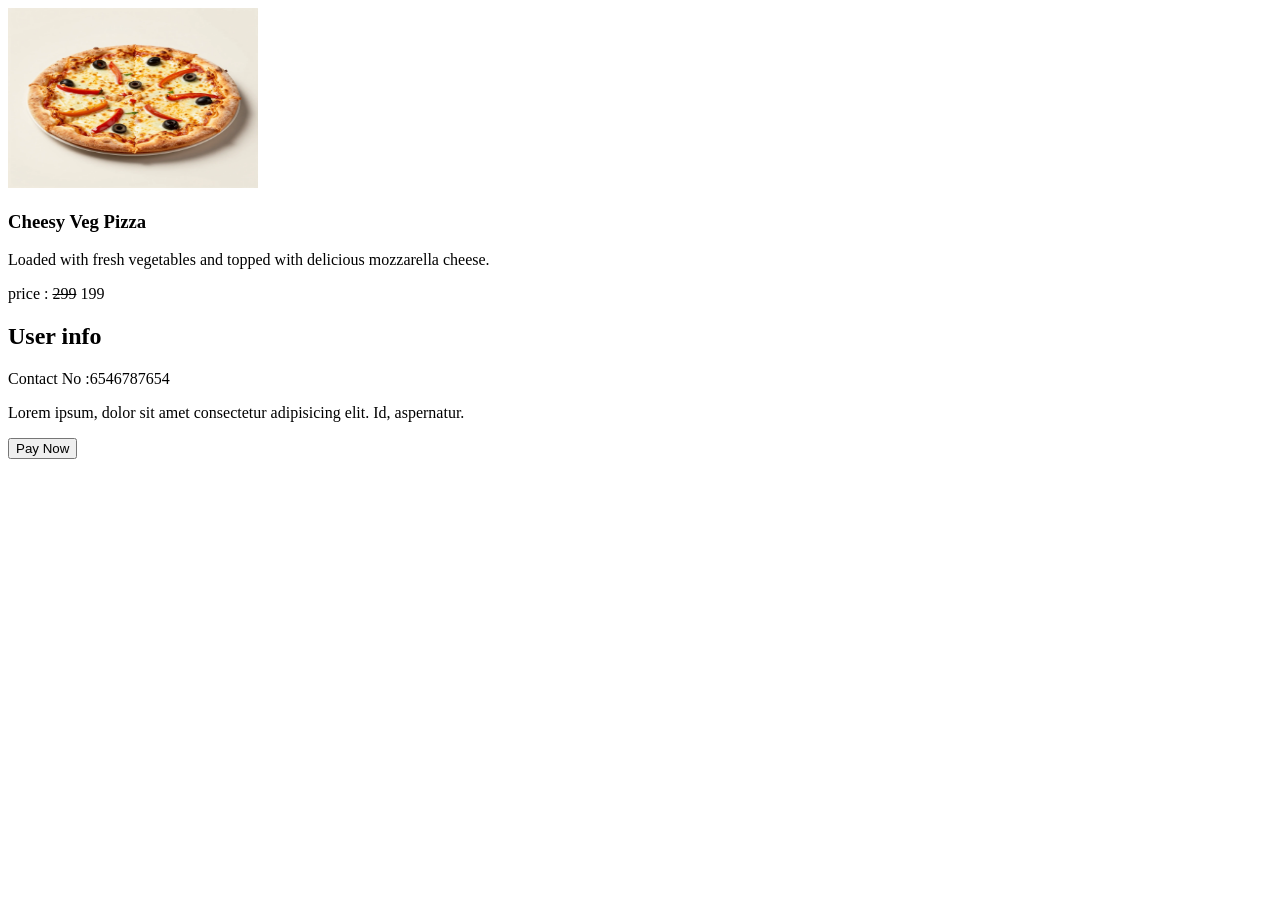
<file: orderprocessing.html>
<!DOCTYPE html>
<html lang="en">
<head>
    <meta charset="UTF-8">
    <meta name="viewport" content="width=device-width, initial-scale=1.0">
    <title>order -BiteBox</title>
</head>
<body>
    <!-- product -->
    <div>
      <div>
        <img src="assets/images/pizza.png" alt="Pizza" width="250" height="180">
        <h3>Cheesy Veg Pizza</h3>
        <p>
          Loaded with fresh vegetables and topped with delicious mozzarella cheese.
        </p>
        <p>price : <del>299</del> 199</p>
        <div>
      
    </div>

    <!-- user info -->
    <div>
        <h2>User info</h2>
        <p>Contact No :6546787654</p>
        <p>Lorem ipsum, dolor sit amet consectetur adipisicing elit. Id, aspernatur.</p>
    </div>

    <!-- Payments  -->
    <div>
        <button>Pay Now</button>
    </div>
</body>
</html>
</file>
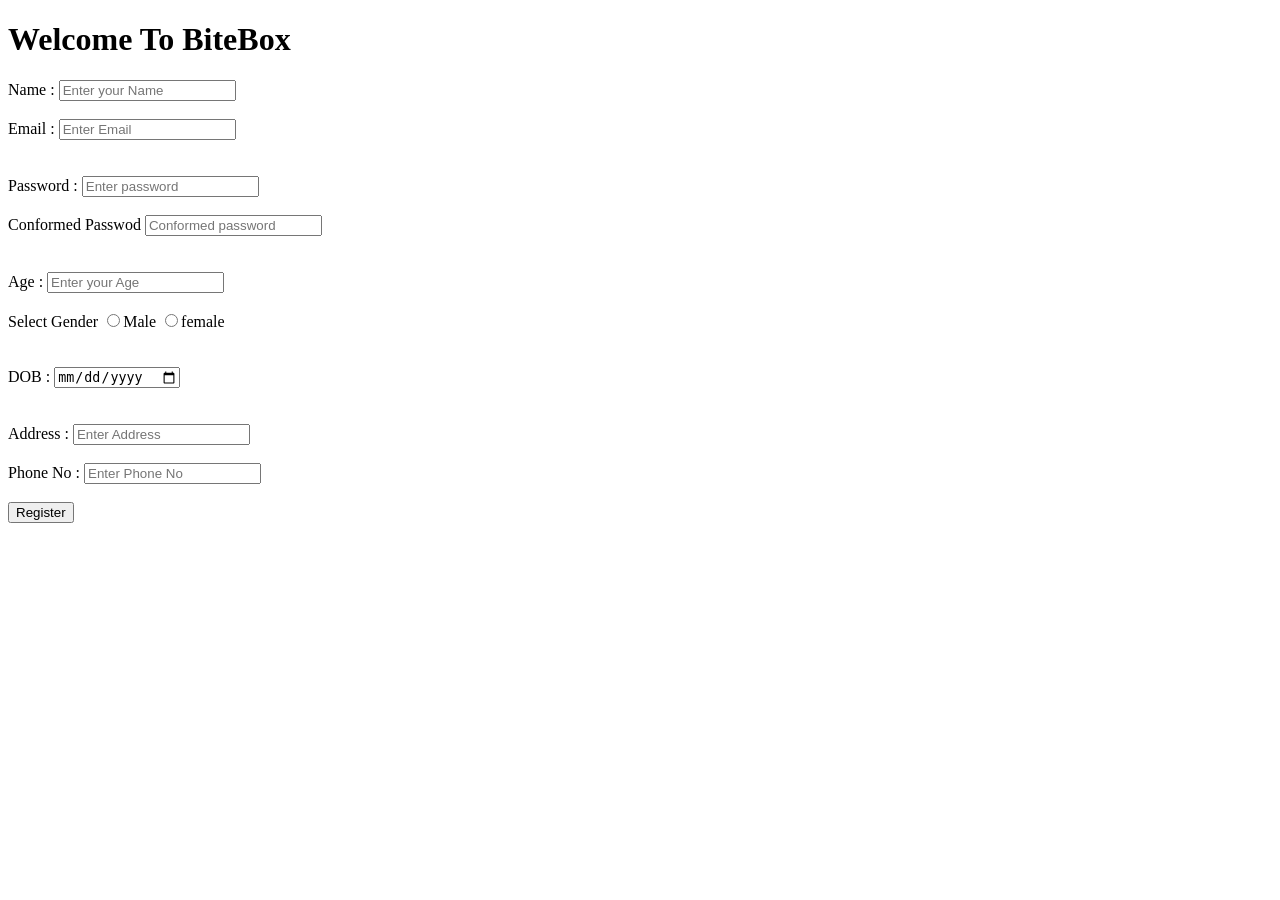
<file: registration.html>
<!DOCTYPE html>
<html lang="en">

<head>
    <meta charset="UTF-8">
    <meta name="viewport" content="width=device-width, initial-scale=1.0">
    <title>BiteBox-Registration</title>
</head>

<body>
    <main>

        <div>
            <div>
                <h1>Welcome To BiteBox</h1>
            </div>
            <form>

                <div>
                    <label>Name : </label>
                    <input type="text" placeholder="Enter your Name" required>
                    <br><br>
                    <label>Email : </label>
                    <input type="email" placeholder="Enter Email" required>

                </div>
                <br><br>
                <div>
                    <label>Password : </label>
                    <input type="password" placeholder="Enter password" required>
                    <br><br>
                    <label>Conformed Passwod </label>
                    <input type="password" placeholder="Conformed password" required>
                </div>
                <br><br>

                <div>
                    <label>Age : </label>
                    <input type="number" placeholder="Enter your Age" required>
                    <br><br>
                    <div>
                    <label>Select Gender </label>
                    <input type="radio" value="male" ><label>Male</label>
                    <input type="radio" value="female" ><label>female</label>
                    </div>
                    <br><br>
                    <div>
                    <label>DOB : </label>
                    <input type="date" placeholder="Enter DOB" required>
                    </div>
                    <br><br>
                    <label>Address : </label>
                    <input type="text" placeholder="Enter Address">
                    <br><br>
                    <label>Phone No : </label>
                    <input type="number" placeholder="Enter Phone No" >
                    <br><br>
                    <a href="./Login.html"><button>Register</button></a>
            </form>
        </div>
    </main>
</body>

</html>
</file>
<file: styles/style.css>
/* 
*{
    margin:0;
    padding:0;
    box-sizing:border-box;
}
.navbar #Bitebox{
    padding:10px 20px;
    display:inline-block;
}
.navbar{
    display:flex;
    justify-content:space-between;
    align-items:center;
    background-color:rgb(82, 40, 40);
    gap:30px;
}

.nav-link{
    text-decoration:none;
    color: rgb(255, 255, 255);
    font-size:20px;
    text-shadow: 1px 1px 2px rgb(229, 203, 203);
    font-weight:bold;
}
.MenuTabs{
    display:flex;
    gap:50px;
}

main{
    width:100%;
    background-color:rgb(237, 228, 217);
}

main section>h2{
    text-align:center;
    font-size:32px;
    color:black;
    margin:30px 20px;
}
main .Welcome-section{
        background-image:url("../assets/images/banner.jpg");
        background-size:cover;
        min-height:400px;
        background-position:center;
        background-repeat:no-repeat;

}
.Welcome-section #welcome{
    text-align:left;
    font-size:50px;
    color:seashell;
    padding:140px 130px 0;
    font-family:Cambria, Cochin, Georgia, Times, 'Times New Roman', serif;
    text-shadow:2px 1px 2px yellow;
}
.Welcome-section p{
    text-align:left;
    font-size:30px;
    color:seashell;
    padding-left:190px;
    font-family:Cambria, Cochin, Georgia, Times, 'Times New Roman', serif;
    text-shadow:2px 1px 2px rgb(227, 37, 37);
}

.card{
    background-color:rgb(231, 235, 202);
    width:30%;
    border-radius:20px;
    box-shadow: rgba(231, 69, 69, 0.24) 0px 3px 8px;
}
.card>img{
    width:100%;
    height:300px;
    object-fit:cover;
}
.card > h2{
    font-size:25px;
    font-family:Arial, Helvetica, sans-serif;
    margin:10px 10px;
}
.card ul {

    display:flex;
    justify-content:space-around;
    align-items:center;
    gap:10px;
    list-style:none;
}
.card li{
    font-family:Arial, Helvetica, sans-serif;
    box-shadow: 0px 4px 12px rgba(80, 40, 30, 0.20);
    border-radius:20px;
    padding: 10px;
}
section #dishes-heading{
    text-shadow:1px 1px 2px rgb(207, 95, 20);

}
.card p span{
    display:flex;
    justify-content:flex-end;
    padding-right:20px;
    margin-top: 20px;
}
.card #price{
    display:flex;
    justify-content: flex-end;
    padding-right:20px;
    margin-top: 10px;
}  
.card button{
    display: block;
    margin:10px 20px 15px auto;
    padding: 10px 20px;
    background-color: rgb(113, 77, 75);
    border-radius: 20px;
    color: white;
    cursor: pointer;
}  */

* {
    margin: 0;
    padding: 0;
    box-sizing: border-box;
}

html {
    scroll-behavior: smooth;
}

body {
    font-family: Arial, Helvetica, sans-serif;
    background-color: #fffaf4;
    color: #333;
    line-height: 1.6;
}

button,
input {
    font-family: inherit;
}

button {
    cursor: pointer;
}

a {
    text-decoration: none;
}

/* NavBar */
.navbar-container {
    background-color: #ffffff;
    padding: 15px 6%;
    box-shadow: rgba(0, 0, 0, 0.24) 0px 3px 8px;
    position: sticky;
    top: 0;
    z-index: 1000;
}

.navbar {
    max-width: 1400px;
    /* automatically accoding to child */
    margin: auto;
    display: flex;
    justify-content: space-between;
    align-items: center;
    gap: 20px;
}

.logo {
    display: flex;
    /* background-color: red; */
    align-items: center;
    gap: 10px;
    font-size: 25px;
    font-weight: 800px;
}

.logo img {
    border-radius: 50%;
    object-fit: cover;
}

.nav-links {
    display: flex;
    align-items: center;
    gap: 12px;
    color: #ccc;
}

.nav-link {
    color: black;
    font-size: 15px;
    font-weight: 600;
    transition: 0.5s;
}

.nav-link:hover {
    text-decoration: underline;
    color: #e85d04
}

.login-link {
    margin-left: 20px;
}

.login-btn {
    background-color: #e85d04;
    color: white;
    border: none;
    padding: 10px 25px;
    border-radius: 25px;
    font-size: 15px;
    font-weight: 600;
    transition: 0.3s;
}

.login-btn:hover {
    background-color: #c94b00;
}

/* Welcome Section */
.Welcome-section {
    min-height: 400px;
    background: #b4ac3a;
    /* background: linear-gradient(90deg, rgba(251, 242, 118) 10%, rgb(222, 116, 70) 63%, rgb(231, 212, 185) 100%); */
    background: linear-gradient(90deg, rgba(40, 20, 2, 0.65) 10%, rgba(40, 20, 6, 0.65)), url(../assets/images/banner1.jpg);

    display: flex;
    flex-direction: column;
    justify-content: center;
    align-items: center;
    padding: 50px 20px;
    color: white;
    background-size: cover;
    background-position: center;
}

#heading {
    font-size: 40px;
    font-weight: 800;
}

.para {
    font-size: 25px;
    color: yellow;
}

.para strong {
    color: #c94b00
}

/* common section style */
main>hr {
    border: none;
    border-top: 1px solid #f0dfce;
}

.section-title {
    text-align: center;
    font-size: 32px;
    color: #c94b00;
    margin: 35px 0px;
    font-weight: 800;
    position: relative;
}

/* we can add extra conetnt without write in html */
.section-title::after {
    content: "";
    display: block;
    width: 70px;
    height: 4px;
    background-color: #c94b00;
    margin: 12px auto 0;
}

/* fetured section */
.featurede-section {
    /* background-color: red; */
    padding: 40px 6%;
    display: grid;
    grid-template-columns: 1fr 1fr 1fr 1fr;
    gap: 25px;
    max-width: 1500px;
    margin: auto;
}

.featurede-section .section-title {
    /* 1st child minus from grid column */
    grid-column: 1/-1;
}

.card {
    background-color: white;
    border-radius: 25px;
    /* hide cart conentnt outoff card */
    overflow: hidden;
    padding-bottom: 20px;
    box-shadow: rgba(50, 50, 93, 0.25) 0px 30px 60px -12px, rgba(0, 0, 0, 0.3) 0px 18px 36px -18px;
    /* border: 1px solid #c94b00; */
    transition: 0.3s;
}

.card img {
    width: 100%;
    height: 250px;
    object-fit: cover;
    display: block;
}

.card h2 {
    font-size: 20px;
    color: #3b211b;
    padding: 15px 18px 5px;
}

.card p {
    padding: 5px 18px;
    font-size: 14px;
}

.card p span {
    color: #ff9f1c;
}

.card ul {
    padding: 5px 18px 5px 38px;
    font-size: 17px;
}

.card ul li {
    margin-bottom: 5px;
}

.card p del {
    color: rgb(101, 98, 98);
}

.card p strong {
    color: green;
    font-size: 16px;
}

.card-btn {
    margin: 10px 18px 0;
    width: 36%;
    background-color: #c94b00;
    color: white;
    border: none;
    padding: 12px;
    border-radius: 8px;
    font-size: 15px;
    font-weight: 700;
}

.offer-section {
    background: linear-gradient(120deg, #f2a477, #ff9f1c);
    margin: 30px 6%;
    padding: 45px 7%;
    border-radius: 20px;
    display: flex;
    align-items: center;
    justify-content: space-between;
    gap: 30px;
    overflow: hidden;
    color: white;
}

.offer-content {
    flex: 1
}

.offer-content h2 {
    font-size: 35px;
    margin-bottom: 15px;
}

.offer-content p {
    font-size: 20px;
}

.offer-content p strong {
    color: rgb(49, 78, 49);
    font-weight: 800;
}

.offer-content a {
    display: block;
    margin-top: 15px;
    background-color: white;
    color: #c94b00;
    padding: 13px 30px;
    font-weight: 700;
    text-align: center;
}

.offer-image {
    width: 100%;
    max-width: 300px;
    height: 250px;
    object-fit: contain;
}

.footer-section {
    background-color: #333;
}

.footer-tabs {
    color: white;
}

.footer-tabs h3 {
    font-size: 25px;
    padding: 8px 20px;
}

.footer-tabs ul li {
    padding: 3px 20px;
}

.customer-services-section {
    color: white;
}

.customer-services-section h3 {
    font-size: 25px;
    padding: 8px 20px;
}

/* .footer {
    display: flex;
    gap: 50px;
} */

.customer-services-section ul li {
    padding: 3px 20px;
    list-style-type: none;
}

/* customer-review */
.review-section {
    padding: 40px 6%;
    display: grid;
    grid-template-columns: 1fr 1fr 1fr;
    gap: 25px;
}

.review-section .section-title {
    grid-column: 1/-1;
}

.review-card {
    background-color: white;
    padding: 30px 30px;
    border-radius: 50px;
    text-align: center;
    box-shadow: rgba(0, 0, 0, 0.25) 0px 54px 55px, rgba(0, 0, 0, 0.12) 0px -12px 30px, rgba(0, 0, 0, 0.12) 0px 4px 6px, rgba(0, 0, 0, 0.17) 0px 12px 13px, rgba(0, 0, 0, 0.09) 0px -3px 5px;

}

.review-card img {
    width: 75px;
    height: 90px;
    object-fit: cover;
    border-radius: 50%;
    margin-bottom: 12px;
}

.review-card h3 {
    color: #3b2113;
    font-size: 20px;
    margin-bottom: 10px;
    text-transform: capitalize;
}

.review-card p {
    color: #777;
    font-size: 14px;
    margin-bottom: 10px;
}

.review-card p:last-child {
    color: #ff9f1c;
    font-size: 18px;
}

.newsletter-section {
    background-color: #fffedf;
    padding: 40px 6%;
    display: flex;
    align-items: center;
    justify-content: space-between;
    gap: 30px;
}

.newsletter-content {
    flex: 1;
}

.newsletter-content h2 {
    color: #3b2113;
    font-size: 30px;
    font-weight: 700;
    margin-bottom: 10px;
}

.newsletter-content p {
    color: grey
}

.newsletter-form {
    flex: 1
}

.newsletter-form {
    display: flex;
    gap: 10px;
    background-color: white;
    padding: 10px;
    border-radius: 40px;
    box-shadow: rgba(0, 0, 0, 0.35) 0px 5px 15px;
}

.newsletter-form input {
    flex: 1;
    border: none;
    outline: none;
    padding: 12px 18px;
    font-size: 20px;
    border-radius: 30px;
}

.newsletter-form button {
    border: none;
    background-color: #c94b00;
    color: white;
    padding: 12px 25px;
    border-radius: 20px;
    font-weight: 700;
}

.footer-section {
    background-color: #222;
    color: white;
    padding: 30px 50px 15px;
}

.footer-image {
    display: flex;
    align-items: center;
}

.footer-title h3 {
    display: flex;
    align-items: center;
    gap: 8px;
    margin: 0;
    font-size: 22px;
}

.footer-title img {
    width: 25px;
    height: 25px;
    object-fit: cover;
    border-radius: 50%;
}

.footer-title span {
    color: white;
}

/* Quick Links and Customer Services on right */
.footer {
    display: flex;
    justify-content: flex-end;
    align-items: flex-start;
    gap: 60px;
    margin-right: 0px;
}

.footer-tabs,
.customer-services-section,
.contact-section {
    min-width: 180px;
}
.contact-section h2{
    padding: 8px 20px;
}
.footer h3,
.footer h2 {
    font-size: 18px;
    margin-bottom: 15px;
}

.footer ul {
    list-style: none;
    padding: 0;
    margin: 0;
}

.footer li {
    margin-bottom: 10px;
}

.footer a {
    color: white;
    text-decoration: none;
}
.contact-info {
    margin-top: 0;
}
/* .contact-info p {
    color: white;
    font-size: 17px;
    margin-bottom: 10px;
    line-height: 1.6;
} */
.footer a:hover {
    color: orange;
}

.footer-section hr {
    margin-top: 30px;
    border: 0;
    border-top: 1px solid #666;
}

.footer-section >p {
    text-align: center;
    margin-bottom: 0;
    font-size: 14px;
}
.contact-info p {
    font-size: 16px;
    padding: 3px 20px;
    margin-bottom: 10px;
    line-height: 1.6;
}

@media(max-width:786px) {
    .navbar {
        flex-direction: column;
        gap: 15px;
    }

    .nav-links {
        flex-wrap: wrap;
        justify-content: center;
        gap: 8px;
    }

    .Welcome-section {
        min-height: 300px;
    }

    #heading {
        font-size: 30px;
    }

    .featurede-section,
    .review-section {
        grid-template-columns: 1fr;
    }

    .offer-section {
        flex-direction: column;
        text-align: center;
    }

    .offer-content h2 {
        font-size: 27px;
    }

    .newsletter-section {
        flex-direction: column;
    }

    .section-title {
        font-size: 27px;
    }
}

/* @media(max-width:430px)
{
    .navbar{
        flex-direction: row;
        gap:15px;
    }

    .nav-links{
        flex-wrap: wrap;
        justify-content: center;
        gap:8px;
    }

    .Welcome-section{
        min-height: 300px;
    }

    #heading{
        font-size: 30px;
    }

    .featurede-section ,
    .review-section{
        grid-template-columns: 1fr 1fr;
    }

    .offer-section{
        flex-direction: column;
        text-align: center;
    }

    .offer-content h2{
        font-size: 27px;
    }

    .newsletter-section{
        flex-direction: column;
    }

    .section-title{
        font-size: 27px;
    }

    .footer-section{
        display: flex;
        flex-direction: column;
        align-items: center;
        justify-content: center;
    }

    .footer{
        display: flex;
        flex-direction: row;
        justify-content: space-around;
        align-items: flex-start;
        width:100%;
        gap:10%;
    }

    footer-tabs,
    .customer-services-section {
        width: 50%;
        text-align: left;
    }

    .footer ul {
        padding-left: 0;
        list-style: none;
    }

    .footer-image {
        width: 100%;
        text-align: center;
        margin-bottom: 20px;
    }
} */


/* Menu cart Styling */
.main-container {
    padding: 40px 6%;
}

.section-title {
    grid-column: 1/-1;
}

.menu-cards {
    display: grid;
    grid-template-columns: repeat(4, 1fr);
    gap: 55px;
}

.menu-card {
    /* padding: 10px; */
    /* border-radius: 50px; */
    overflow: hidden;
    /* box-shadow: rgba(50, 50, 93, 0.25) 0px 50px 100px -20px, rgba(0, 0, 0, 0.3) 0px 30px 60px -30px, rgba(10, 37, 64, 0.35) 0px -2px 6px 0px inset; */
    border-radius: 20px;
    margin: auto;
    background: #ffcea8;
    background: linear-gradient(90deg, rgba(255, 206, 168, 1) 1%, rgba(255, 255, 235, 1) 57%, rgba(255, 239, 227, 1) 100%);
}
.menu-card img {
    width: 100%;
    height: 200px;
    object-fit: cover;
}
.menu-card h3{
    padding: 10px 20px;
    text-align: center;
    color: #3b211b;
      text-shadow: 1px 0.2px 5px #72403b;
}
.menu-card p:first-of-type{
    text-align: left;
    border: 0.4px solid rgb(226, 216, 216);
    box-shadow: rgba(0, 0, 0, 0.24) 0px 3px 8px;
    border-radius: 8px;
    margin: 15px;
    padding: 10px;
}
.menu-card p:last-of-type{
    text-align: right;
    font-size: 17px;
}
.menu-card .price{
    color: green;
    margin-right: 10px;
}
.order-btn{

    background-color: rgb(219, 134, 21);
    color: rgb(241, 237, 231);
    padding: 10px;
}
.add-btn{
    background-color: #3b211b;
    background-color: rgb(219, 134, 21);
    color: rgb(241, 237, 231);
    padding: 10px;
}
.btn{
    display: flex;
    justify-content: space-between;
    align-items: center;
    padding: 10px 15px;
}
.btn button{
    padding: 10px 15px;
    border:none;
    border-radius: 6px;
}
.order-btn {
    background-color: rgb(219, 134, 21);
    color: white;
}

.add-btn {
    background-color: #305a3d;
    color: white;
}

.main-categories{
    margin:40px 6%;
    padding: 25px;
    background:#fffaf7;
    border-radius: 30px;
    /* box-shadow: rgba(99, 99, 99, 0.2) 0px 2px 8px 0px; */
    box-shadow: rgba(75, 35, 15, 0.5) 0px 4px 10px 0px;
    cursor: pointer;
}
.main-categories h2{
    text-align: center;
    font-size: 25px;
    color: #3b211b;
}
.main-categories ul{
    display: flex;
    justify-content: start;
    text-align: left;
    gap:30px;
    margin-top: 20px;
}
.main-categories li{
    list-style: none;
    border: 1px solid rgb(228, 225, 225);
    padding: 15px;
    border-radius: 20px;
}
.main-categories:hover{
    color: rgb(118, 60, 60);
}
.information{
    display: flex;
    padding: 40px 6%;
    gap:25%;
    cursor: pointer;
}
.order-info h2,
.restaurant-info h2 {
    color: #3b211b;
    text-align: center;
}
.order-info ,
.restaurant-info{
    flex: 1;
    min-width: 0;
    
}
.order-info ol {
    border: 1px solid rgb(237, 192, 187);
    list-style: none;
    padding: 20px;
    width: 100%;
    min-height: 190px;
    font-size: 20px;
    margin-top: 20px;
    box-shadow: rgba(244, 59, 13, 0.25) 0px 30px 60px -12px inset, rgba(232, 96, 96, 0.3) 0px 18px 36px -18px inset;
    background-color: #f6e3d9;
    color: rgb(65, 60, 60);
}
.order-info li:hover{
    text-shadow: 1px 2px 5px yellow;
    font-size: 25px;
}
.restaurant-card{
    border: 1px solid rgb(237, 192, 187);
    list-style: none;
    padding: 20px;
    font-size: 20px;
    margin-top: 20px;
    box-shadow: rgba(244, 59, 13, 0.25) 0px 30px 60px -12px inset, rgba(232, 96, 96, 0.3) 0px 18px 36px -18px inset;
    background-color: #f6e3d9;
    color: rgb(65, 60, 60);
}
.restaurant-info{
    width: 100%;
    min-height: 190px;
}
.restaurant-info p:hover,
.restaurant-info span:hover {
    text-shadow: 1px 2px 5px yellow;
    font-size: 25px;
}
/* .contact-info h2 {
    color: white;
    font-size: 18px;
    margin-bottom: 15px;
}
.contact-info{
    margin-top: 29px;
}
.contact-section h2{
    font-size: 18px;
    padding: 8px 20px;
} */
</file>
